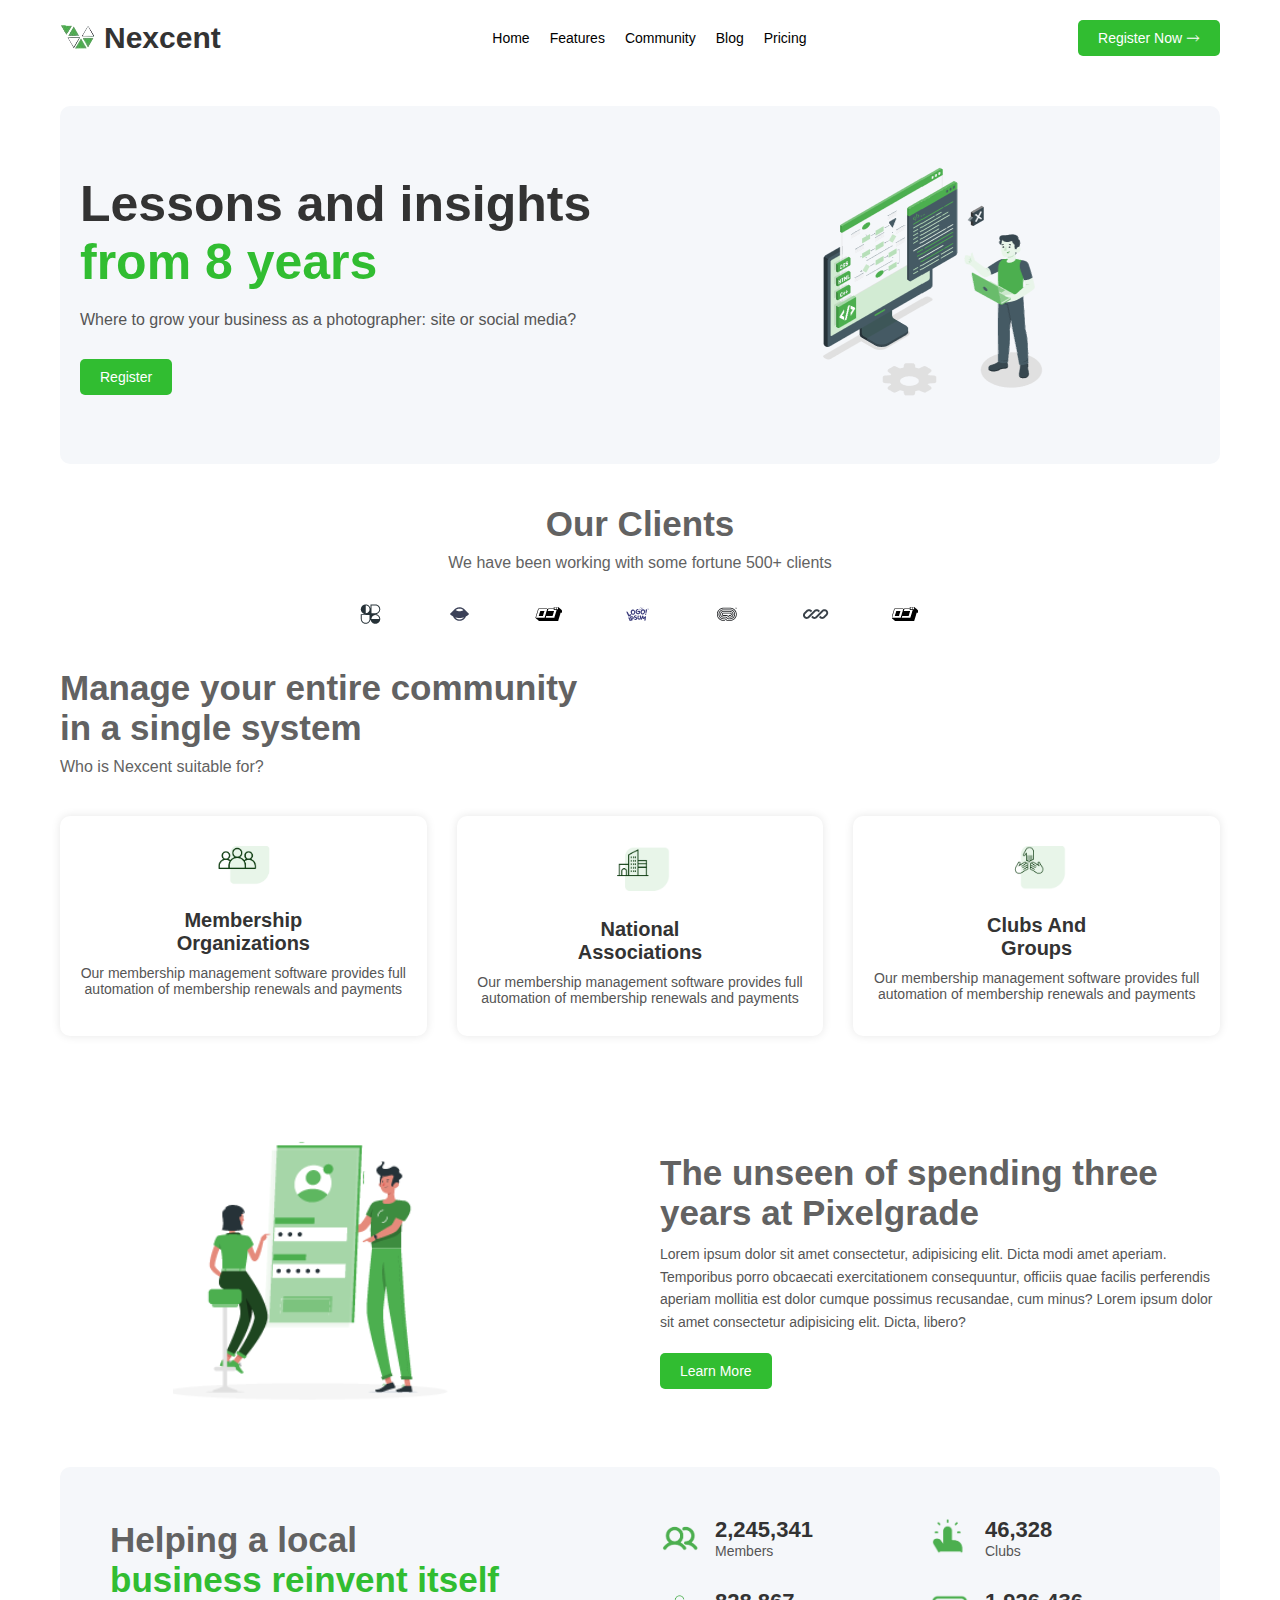
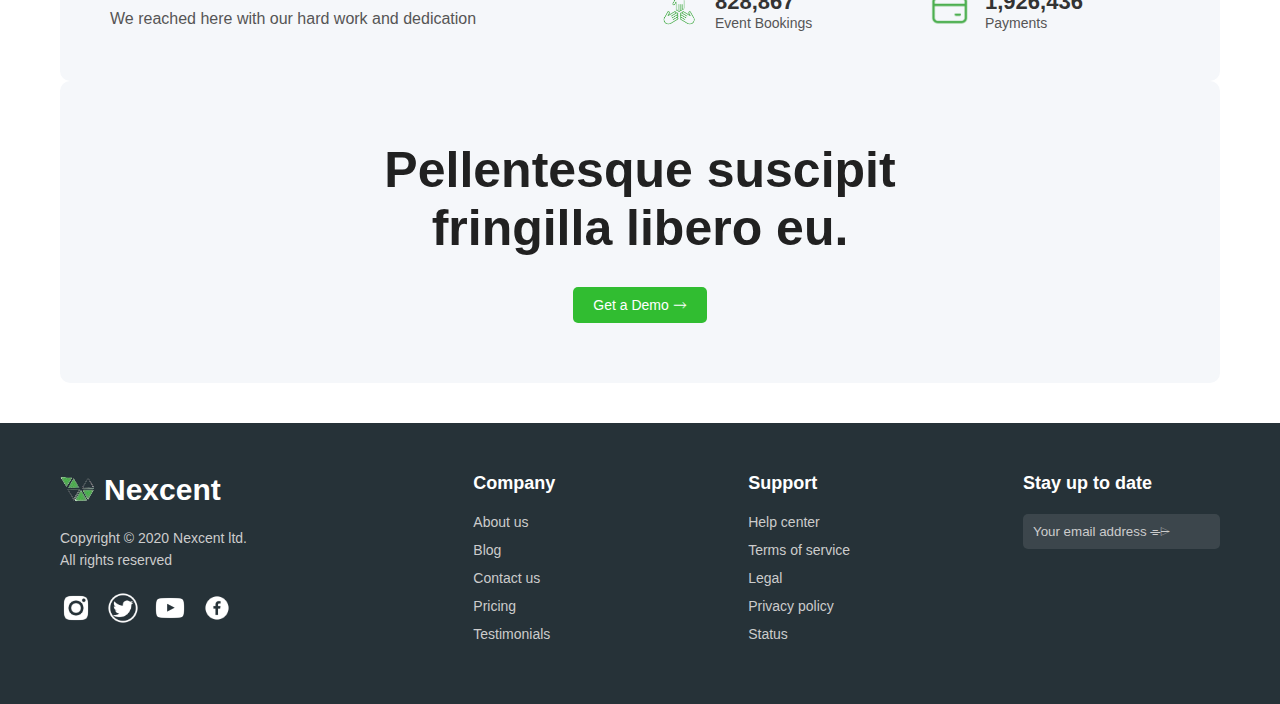
<file: index.html>
<!DOCTYPE html>
<html lang="en">
<head>
    <meta charset="UTF-8">
    <meta name="viewport" content="width=device-width, initial-scale=1.0">
    <title>Nexcent</title>
    <link rel="stylesheet" href="style.css">
    <link rel="shortcut icon" href="00.png" type="image/x-icon">
</head>
<body>

    <div class="container">
        <nav class="navbar">
            <h1 class="logo"><img src="01.png" alt="logo" class="logo-image"> Nexcent</h1>
    
            <div class="links">
                <a href="#" class="link">Home</a>
                <a href="#" class="link">Features</a>
                <a href="#" class="link">Community</a>
                <a href="#" class="link">Blog</a>
                <a href="#" class="link">Pricing</a>
            </div>
    
            <input type="button" class="button" value="Register Now 🡒">
        </nav>
    
        <main class="main">
            <div class="content">
                <h1>
                    <div class="lesson">Lessons and insights</div>
                    <div class="years">from 8 years</div>
                </h1>
                <p class="text">Where to grow your business as a photographer: site or social media?</p>
                <input type="button" class="button btn-register" value="Register">
            </div>
    
            <div class="hero-image-wrapper">
                <img src="02.png" alt="image" class="hero-image">
            </div>
        </main>

        <section class="section">
            <div class="clients">
                <h1 id="title">Our Clients</h1>
                <p class="text1">We have been working with some fortune 500+ clients</p>
                <img src="03.png" alt="logos" class="logos">
            </div>
        </section>

        <div class="features">
            <h2 class="title">Manage your entire community <br> in a single system</h2>
            <p class="text2">Who is Nexcent suitable for?</p>
        </div>

        <div class="cards">
            <div class="card">
                <img src="04.png" alt="membership" class="card-img">
                <h3 class="card-title">Membership<br>Organizations</h3>
                <p class="card-text">Our membership management software provides full automation of membership renewals and payments</p>
            </div>
            <div class="card">
                <img src="05.png" alt="membership" class="card-img">
                <h3 class="card-title">National<br>Associations</h3>
                <p class="card-text">Our membership management software provides full automation of membership renewals and payments</p>
            </div>
            <div class="card">
                <img src="06.png" alt="membership" class="card-img">
                <h3 class="card-title">Clubs And<br>Groups</h3>
                <p class="card-text">Our membership management software provides full automation of membership renewals and payments</p>
            </div>
        </div>

        <div class="random">
            <div class="random-image">
                <img src="07.png" alt="image">
            </div>

            <div class="con">
                <h2 class="title">The unseen of spending three <br>years at Pixelgrade</h2>
                <p>Lorem ipsum dolor sit amet consectetur, adipisicing elit. Dicta modi amet aperiam. Temporibus porro obcaecati exercitationem consequuntur, officiis quae facilis perferendis aperiam mollitia est dolor cumque possimus recusandae, cum minus?
                Lorem ipsum dolor sit amet consectetur adipisicing elit. Dicta, libero?</p>
                <input type="button" class="button" value="Learn More">
            </div>
        </div>

        <div class="grup">
            <div id="con1">
              <h2 id="head1">Helping a local <br><span id="head2">business reinvent itself</span></h2>
              <p id="ran-text">We reached here with our hard work and dedication</p>
            </div>
          
            <div class="sec">
              <div class="item">
                <img src="08.png" alt="members" class="icon">
                <div class="content-text">
                  <h2>2,245,341</h2>
                  <p>Members</p>
                </div>
              </div>
          
              <div class="item">
                <img src="09.png" alt="clubs" class="icon">
                <div class="content-text">
                  <h2>46,328</h2>
                  <p>Clubs</p>
                </div>
              </div>
          
              <div class="item">
                <img src="10.png" alt="event bookings" class="icon">
                <div class="content-text">
                  <h2>828,867</h2>
                  <p>Event Bookings</p>
                </div>
              </div>
          
              <div class="item">
                <img src="11.png" alt="payments" class="icon">
                <div class="content-text">
                  <h2>1,926,436</h2>
                  <p>Payments</p>
                </div>
              </div>
            </div>
        </div>
        
        <div class="last">
            <h1>Pellentesque suscipit <br>fringilla libero eu.</h1>
            <input type="button" value="Get a Demo 🡒" class="button" id="but">
        </div>
    </div> <footer class="footer">
        <div class="footer-container">
            <div class="side1">
                <h1 class="logo2"><img src="01.png" alt="logo" class="logo-image"> Nexcent</h1>
                <p class="tex-456">Copyright © 2020 Nexcent ltd.<br>All rights reserved</p>
                <div class="social-icons">
                    <a href="#"><img src="12.png" alt="insta" class="abc"></a>
                    <a href="#"><img src="13.png" alt="twitter" class="abc"></a>
                    <a href="#"><img src="14.png" alt="youtube" class="abc"></a>
                    <a href="#"><img src="15.png" alt="facebook" class="abc"></a>
                </div>
            </div>
            
            <div class="sides">
                <div class="side2">
                    <h3>Company</h3>
                    <div class="foot1">
                       <a href="#" class="line">About us</a>
                       <a href="#" class="line">Blog</a>
                       <a href="#" class="line">Contact us</a>
                       <a href="#" class="line">Pricing</a>
                       <a href="#" class="line">Testimonials</a>
                    </div>   
               </div>
           
               <div class="side3">
                   <h3>Support</h3>
                   <div class="foot2">
                       <a href="#" class="line">Help center</a>
                       <a href="#" class="line">Terms of service</a>
                       <a href="#" class="line">Legal</a>
                       <a href="#" class="line">Privacy policy</a>
                       <a href="#" class="line">Status</a>
                    </div>     
              </div>

              <div class="side4">
                  <h3 class="hed">Stay up to date</h3>
                  <input type="text" placeholder="Your email address ⌯⌲" class="email">
              </div>
            </div>
        </div>
    </footer>

</body>
</html>
</file>
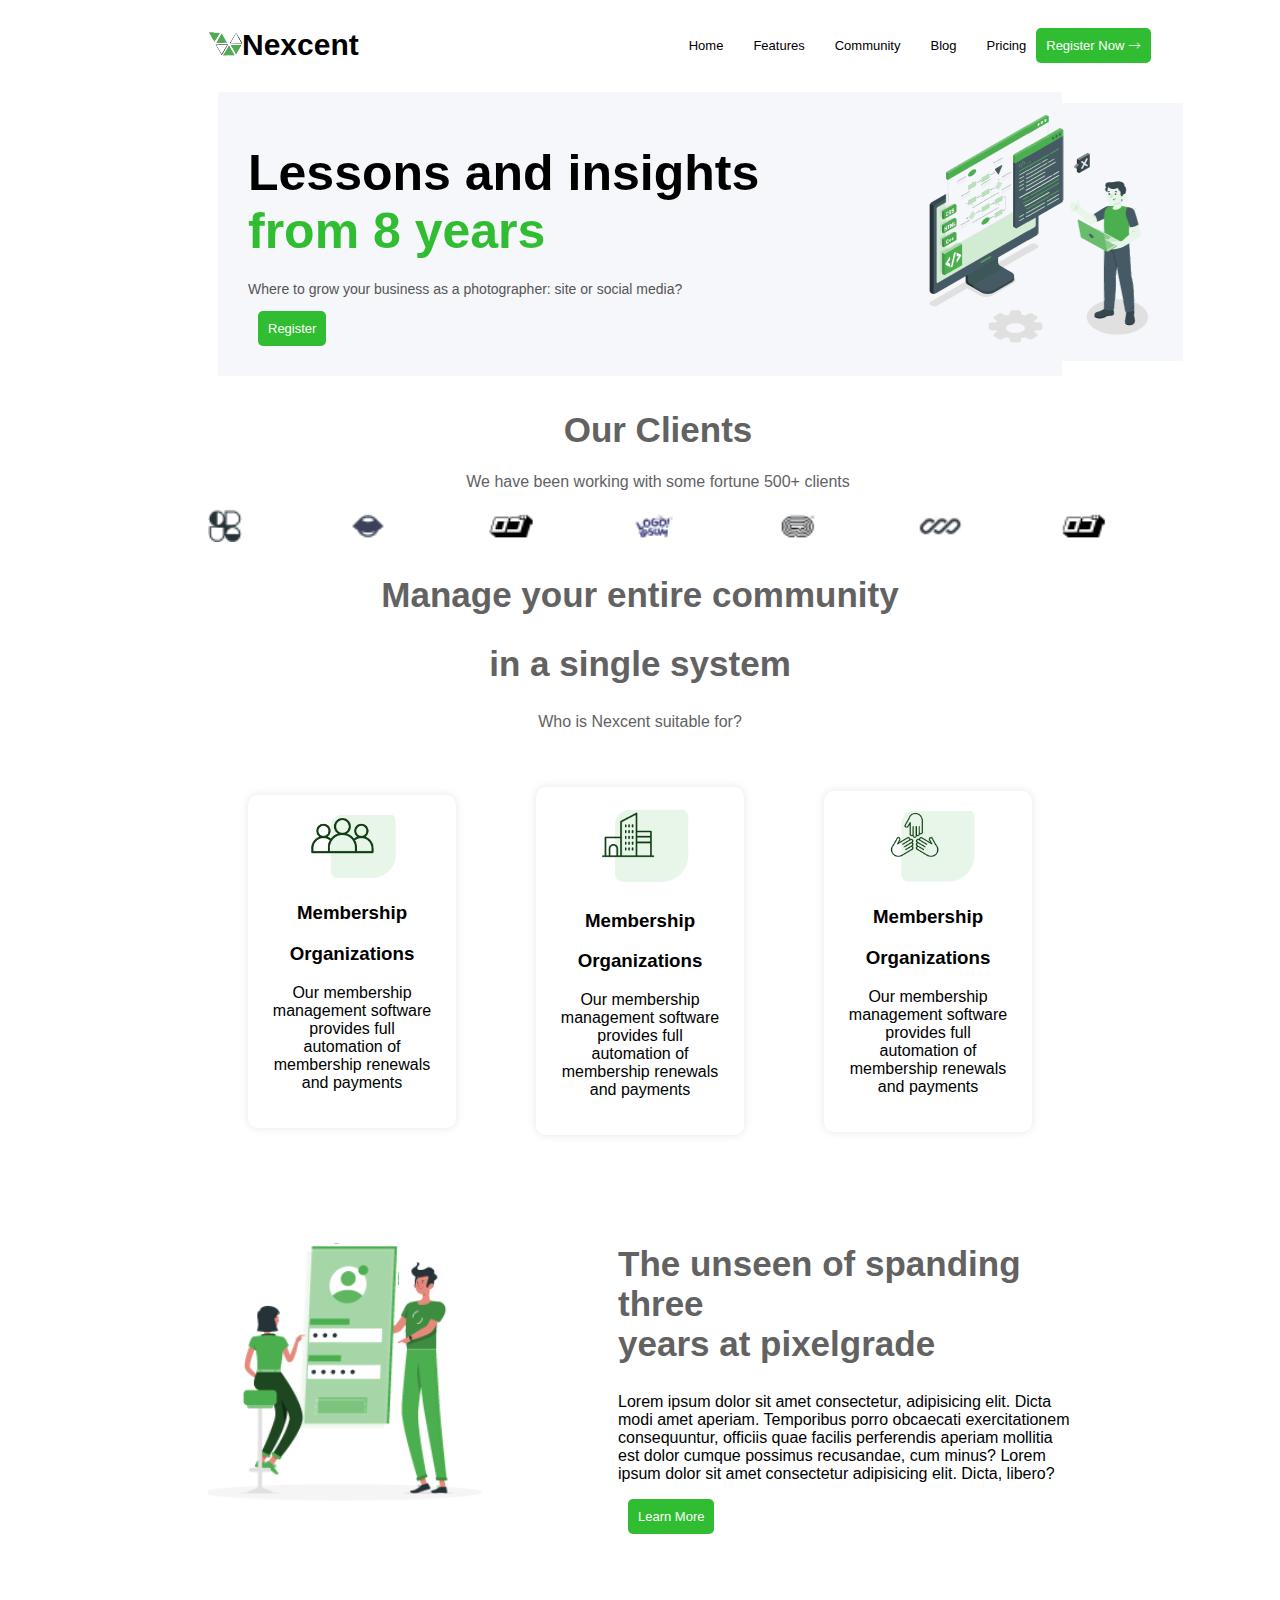
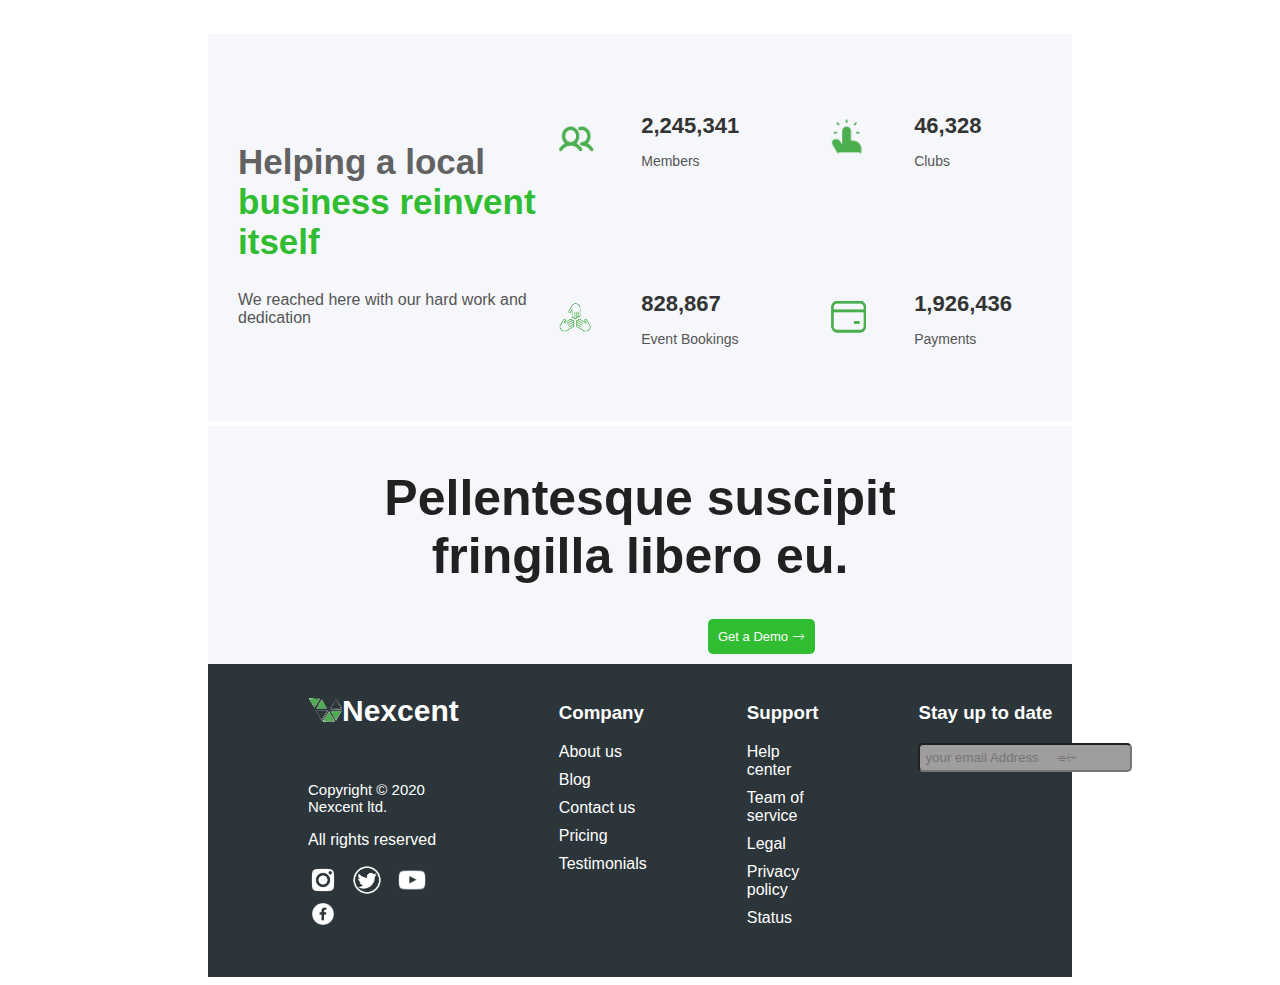
<file: FIGMA WEBSITE/index.html>
<!DOCTYPE html>
<html lang="en">
<head>
    <meta charset="UTF-8">
    <meta name="viewport" content="width=device-width, initial-scale=1.0">
    <title>Nexcent</title>
    <link rel="stylesheet" href="style.css">
    <link rel="shortcut icon" href="00.png" type="image/x-icon">
</head>
<body>

    <div class="container">
        <nav class="navbar">
            <h1 class="logo"><img src="01.png" alt="logo" class="logo-image"> Nexcent</h1>
    
            <div class="links">
                <a href="#" class="link">Home</a>
                <a href="#" class="link">Features</a>
                <a href="#" class="link">Community</a>
                <a href="#" class="link">Blog</a>
                <a href="#" class="link">Pricing</a>
            </div>
    
            <input type="button" class="button" value="Register Now 🡒">
    
        </nav>
    
        <div class="hero">
            <main class="main">
                <div class="content">
                    <h1>
                        <div class="lesson">Lessons and insights</div>
                        <div class="years">from 8 years</div>
                    </h1>
                    <p class="text">Where to grow your business as a photographer: site or social media?</p>
                    <input type="button" class="button" value="Register">
                </div>
        
                <div class="image">
                    <img src="02.png" alt="image" class="hero-image">
                </div>
            </main>
            </div>


        <section class="section">
            <div class="clients">
                <h1 id="title">Our Clients</h1>
                <p class="text1">We have been working with some fortune 500+ clients</p>
                <img src="03.png" alt="logos" class="logos">
            </div>
        </section>

        <div class="features">
            <h2 class="title">Manage your entire community</h2>
            <h2 class="title">in a single system</h2>
            <p class="text2">Who is Nexcent suitable for?</p>
        </div>

        <div class="cards">
                <!-- Card 01 -->
            <div class="card">
                <img src="04.png" alt="membership" id="img">
                <h3 class="card-title">Membership</h3>
                <h3 class="card-title">Organizations</h3>
                <p class="card-text">Our membership management software provides full automation of membership renewals and payments</p>
            </div>
                <!-- Card 02 -->
            <div class="card">
                <img src="05.png" alt="membership" id="img">
                <h3 class="card-title">Membership</h3>
                <h3 class="card-title">Organizations</h3>
                <p class="card-text">Our membership management software provides full automation of membership renewals and payments</p>
            </div>
                <!-- Card 03 -->
            <div class="card">
                <img src="06.png" alt="membership" id="img">
                <h3 class="card-title">Membership</h3>
                <h3 class="card-title">Organizations</h3>
                <p class="card-text">Our membership management software provides full automation of membership renewals and payments</p>
            </div>
        </div>

        <div class="random">
            <div class="image">
                <img src="07.png" alt="image">
            </div>

            <div class="con">
                <h2 class="title">The unseen of spanding three <br>years at pixelgrade</h2>
                
                <p> Lorem ipsum dolor sit amet consectetur, adipisicing elit. Dicta modi amet aperiam. Temporibus porro obcaecati exercitationem consequuntur, officiis quae facilis perferendis aperiam mollitia est dolor cumque possimus recusandae, cum minus?
                Lorem ipsum dolor sit amet consectetur adipisicing elit. Dicta, libero?</p>

                <input type="button" class="button" value="Learn More">
            </div>
        </div>

        <div class="grup">
            <div id="con1">
              <h2 id="head1">Helping a local <br><span id="head2">business reinvent itself</span></h2>
              <p id="ran-text">We reached here with our hard work and dedication</p>
            </div>
          
            <div class="sec">
              <div class="item">
                <img src="08.png" alt="members" class="icon">
                <div class="content">
                  <h2>2,245,341</h2>
                  <p>Members</p>
                </div>
              </div>
          
              <div class="item">
                <img src="09.png" alt="clubs" class="icon">
                <div class="content">
                  <h2>46,328</h2>
                  <p>Clubs</p>
                </div>
              </div>
          
              <div class="item">
                <img src="10.png" alt="event bookings" class="icon">
                <div class="content">
                  <h2>828,867</h2>
                  <p>Event Bookings</p>
                </div>
              </div>
          
              <div class="item">
                <img src="11.png" alt="payments" class="icon">
                <div class="content">
                  <h2>1,926,436</h2>
                  <p>Payments</p>
                </div>
              </div>
            </div>
          </div>
        
        <div class="last">
            <h1>Pellentesque suscipit <br>fringilla libero eu.</h1>
            <input type="button" value="Get a Demo 🡒" class="button" id="but">
        </div>

        <footer class="footer">
            <div class="side1">
                <h1 class="logo2"><img src="01.png" alt="logo" class="logo-image"> Nexcent</h1>
                <br>
                <p class="tex-456">Copyright © 2020 Nexcent ltd.</p>
                <p>All rights reserved</p>
                <div class="123img">
                    <a href="#"><img src="12.png" alt="insta" class="abc"></a>
                    <a href="#"><img src="13.png" alt="twetter" class="abc"></a>
                    <a href="#"><img src="14.png" alt="insta" class="abc"></a>
                    <a href="#"><img src="15.png" alt="insta" class="abc"></a>
                </div>
            </div>
            
            <div class="sides">
                <div class="side2">
                    <h3>Company</h3>
                    <div class="foot1">
                       <a href="#" class="line">About us</a>
                       <a href="#" class="line">Blog</a>
                       <a href="#" class="line">Contact us</a>
                       <a href="#" class="line">Pricing</a>
                       <a href="#" class="line">Testimonials</a>
                    </div>   
               </div>
           
               <div class="side3">
                   <h3>Support</h3>
                   <div class="foot2">
                       <a href="#" class="line">Help center</a>
                       <a href="#" class="line">Team of service</a>
                       <a href="#" class="line">Legal</a>
                       <a href="#" class="line">Privacy policy</a>
                       <a href="#" class="line">Status</a>
                    </div>     
              </div>
            </div>

            <div class="side4">
                <h3 class="hed">Stay up to date</h3>
                <input type="text" placeholder="your email Address &nbsp;&nbsp;&nbsp; ⌯⌲" class="email">
            </div>
        </footer>

</body>
</html
</file>
<file: FIGMA WEBSITE/style.css>
.container{
    align-items: center;
    padding-left: 200px;
    padding-right: 200px;
    font-family: 'Poppins', sans-serif;
}

.navbar {
    display: flex;
    justify-content: space-between;
    align-items: center;
}

.logo{
    display: flex;
    justify-content: space-between;
    align-items: center;
    font-size: 30px;
}



.links{
    display: flex;
    align-items: center;
    justify-content: space-between;
    margin-left: 300px;
    font-size: 13px;
}

.button{
    display: flex;
    justify-content: space-between;
    align-items: center;
    margin-left: 10px;
    background-color: rgb(49, 189, 49);
    border-radius: 5px;
    padding: 10px;
    font-size: 13px;
    color: white;
    border: none;
    font-weight: 500;
}

.link{
    display: flex;
    justify-content: space-evenly;
    align-items: center;
    margin-left: 30px;
    text-decoration: none;
    color: black;
}

.main{
    display: flex;
    gap: 100px;
    align-items: center;
    margin-top: 150px;
    background-color: #F5F7FA;
    margin: 10px;
}

.years{
    color: rgb(49, 189, 49);
    font-size: 50px;
}

.lesson{
    font-size: 50px;
}

.text{
    font-size: 10px;
}

.hero-image{
    width: 100p;
}

.image{
    width: 10px;
}

.content{
    gap: 100px;
    align-items: center;
    margin-top: 150px;
    background-color: #F5F7FA;
    margin: 30px;
}

.section {
    text-align: center;
  }
  
  .clients {
    display: inline-block;
  }
  
  .logos {
    align-items: center;
    gap: 20px;
    width: 900px;
  }

  #title{
    color: rgb(98, 98, 98);
    font-size: 35px;
  }

  .text1{
    color: rgb(98, 98, 98);
  }

  .features{
    color: rgb(98, 98, 98);
    text-align: center;
  }

  .title{
    color: rgb(98, 98, 98);
    font-size: 35px;
  }

  .cards{
    display: flex;
    justify-content: space-between;
    align-items: center;
  }

  .card{
    text-align: center;
    border-radius: 10px;
    margin: 40px;
    box-shadow: 0 0 10px rgba(0, 0, 0, 0.1);
    padding-top: 20px;
    padding-bottom: 20px;
    padding-left: 20px;
    padding-right: 20px;
  }

  #img{
    width: 100px;
  }

  .random{
    display: flex;
    justify-content: space-between;
    align-items: center;
    padding-top: 40px;
    padding-bottom: 100px;
  }

  .con{
    padding-left: 400px;
  }

  #head1{
    color: rgb(98, 98, 98);
    font-size: 35px;
  }

  #head2{
    color: rgb(49, 189, 49);
    font-size: 35px;
  }
  
  .grup {
    display: flex;
    justify-content: space-between;
    align-items: center;
    background-color: #f5f7fa;
    padding: 30px 30px;
    font-family: Arial, sans-serif;
    margin-bottom: 5px;
  }

  #con1 {
    max-width: 40%;
  }

  #ran-text {
    color: #555;
    font-size: 16px;
  }

  .sec {
    display: grid;
    grid-template-columns: repeat(2, 1fr);
    gap: 30px 60px;
  }

  .item {
    display: flex;
    align-items: center;
  }

  .icon {
    width: 40px;
    height: 40px;
    margin-right: 15px;
  }

  .content h2 {
    font-size: 22px;
    color: #333;
    margin-bottom: 5px;
  }

  .content p {
    color: #555;
    font-size: 14px;
  }

  .last h1{
    color: #212121;
    font-size: 50px;
    text-align: center;
  }

  #but{
      display: block;
      margin-left: 500px;
  }

  .last{
    background-color: #F5F7FA;
    padding-top: 10px;
    padding-bottom: 10px;
  }

  .footer{
    display: flex;
    background-color: #182226e9;
  }

  .logo2{
    display: flex;
    align-items: center;
    font-size: 30px;
    color: white;
}

.abc{
  width: 30px;
  padding-right: 10px;
  border-radius: 50px;
  color: #333;
}

.side1{
  color: white;
  padding-left: 100px;
  padding-top: 10px;
  padding-bottom: 10px;
  padding-right: 100px;
  font-weight: 300;
}

.tex-456{
  font-size: 15px;
  font-weight: 10%;
}

.side2, .side3, .side4{
  display: block;
  color: white;
  padding-bottom: 40px;
  padding-right: 100px;
  padding-top: 20px;
}

.line{
  color: white;
  display: block;
  text-decoration: none;
  padding-bottom: 10px;

}

.sides{
  display: flex;
}

.email{
  border-radius: 5px;
  padding: 5px;
  background-color: #9f9d9d;
  color: #F5F7FA;
  width: 200px;
}
</file>
<file: style.css>
/* Base Reset */
* {
    margin: 0;
    padding: 0;
    box-sizing: border-box;
}

body {
    font-family: 'Poppins', sans-serif;
    color: #333;
}

img {
    max-width: 100%;
    height: auto;
}

/* Container limits max width and centers content */
.container {
    max-width: 1200px;
    margin: 0 auto;
    padding: 0 20px;
}

/* Navbar */
.navbar {
    display: flex;
    justify-content: space-between;
    align-items: center;
    padding: 20px 0;
    flex-wrap: wrap;
    gap: 20px;
}

.logo {
    display: flex;
    align-items: center;
    font-size: 30px;
}

.logo-image {
    margin-right: 10px;
}

.links {
    display: flex;
    align-items: center;
    gap: 20px;
    flex-wrap: wrap;
}

.link {
    text-decoration: none;
    color: black;
    font-size: 14px;
}

.button {
    background-color: rgb(49, 189, 49);
    border-radius: 5px;
    padding: 10px 20px;
    font-size: 14px;
    color: white;
    border: none;
    font-weight: 500;
    cursor: pointer;
    transition: background-color 0.3s;
}

.button:hover {
    background-color: rgb(38, 150, 38);
}

/* Hero Section */
.main {
    display: flex;
    align-items: center;
    justify-content: space-between;
    padding: 50px 20px;
    background-color: #F5F7FA;
    margin-top: 30px;
    border-radius: 10px;
    flex-wrap: wrap;
    gap: 40px;
}

.content {
    flex: 1;
    min-width: 300px;
}

.lesson, .years {
    font-size: clamp(30px, 5vw, 50px);
    font-weight: bold;
}

.years {
    color: rgb(49, 189, 49);
}

.text {
    font-size: 16px;
    color: #555;
    margin: 20px 0;
}

.btn-register {
    margin-top: 10px;
}

.hero-image-wrapper {
    flex: 1;
    min-width: 300px;
    display: flex;
    justify-content: center;
}

/* Clients Section */
.section {
    text-align: center;
    padding: 40px 0;
}

#title, .title {
    color: rgb(98, 98, 98);
    font-size: 35px;
    margin-bottom: 10px;
}

.text1, .text2 {
    color: rgb(98, 98, 98);
    margin-bottom: 30px;
}

/* Cards Section */
.cards {
    display: grid;
    grid-template-columns: repeat(auto-fit, minmax(280px, 1fr));
    gap: 30px;
    margin: 40px 0;
}

.card {
    text-align: center;
    border-radius: 10px;
    box-shadow: 0 0 10px rgba(0, 0, 0, 0.1);
    padding: 30px 20px;
}

.card-img {
    width: 60px;
    margin-bottom: 20px;
}

.card-title {
    font-size: 20px;
    color: #333;
    margin-bottom: 10px;
}

.card-text {
    font-size: 14px;
    color: #555;
}

/* Random Section */
.random {
    display: flex;
    justify-content: space-between;
    align-items: center;
    padding: 50px 0;
    flex-wrap: wrap;
    gap: 40px;
}

.random-image {
    flex: 1;
    min-width: 300px;
    display: flex;
    justify-content: center;
}

.con {
    flex: 1;
    min-width: 300px;
}

.con p {
    color: #555;
    font-size: 14px;
    line-height: 1.6;
    margin-bottom: 20px;
}

/* Stats / Group Section */
.grup {
    display: flex;
    justify-content: space-between;
    align-items: center;
    background-color: #f5f7fa;
    padding: 50px;
    border-radius: 10px;
    flex-wrap: wrap;
    gap: 40px;
}

#con1 {
    flex: 1;
    min-width: 300px;
}

#head1 {
    color: rgb(98, 98, 98);
    font-size: 35px;
}

#head2 {
    color: rgb(49, 189, 49);
}

#ran-text {
    color: #555;
    margin-top: 10px;
}

.sec {
    flex: 1;
    display: grid;
    grid-template-columns: repeat(auto-fit, minmax(180px, 1fr));
    gap: 30px;
    min-width: 300px;
}

.item {
    display: flex;
    align-items: center;
}

.icon {
    width: 40px;
    margin-right: 15px;
}

.content-text h2 {
    font-size: 22px;
    color: #333;
}

.content-text p {
    color: #555;
    font-size: 14px;
}

/* Call to Action */
.last {
    background-color: #F5F7FA;
    padding: 60px 20px;
    text-align: center;
    border-radius: 10px;
    margin-bottom: 40px;
}

.last h1 {
    color: #212121;
    font-size: clamp(30px, 4vw, 50px);
    margin-bottom: 30px;
}

#but {
    margin: 0 auto;
}

/* Footer */
.footer {
    background-color: #263238;
    color: white;
    padding: 50px 0;
}

.footer-container {
    max-width: 1200px;
    margin: 0 auto;
    padding: 0 20px;
    display: flex;
    flex-wrap: wrap;
    justify-content: space-between;
    gap: 40px;
}

.side1 {
    flex: 1;
    min-width: 250px;
}

.logo2 {
    display: flex;
    align-items: center;
    font-size: 30px;
    margin-bottom: 20px;
}

.tex-456 {
    font-size: 14px;
    color: #ccc;
    line-height: 1.6;
}

.social-icons {
    display: flex;
    gap: 15px;
    margin-top: 20px;
}

.abc {
    width: 32px;
    border-radius: 50%;
}

.sides {
    flex: 2;
    display: flex;
    flex-wrap: wrap;
    gap: 40px;
    justify-content: space-between;
}

.side2, .side3, .side4 {
    min-width: 150px;
}

.side2 h3, .side3 h3, .side4 h3 {
    margin-bottom: 20px;
    font-size: 18px;
}

.line {
    color: #ccc;
    display: block;
    text-decoration: none;
    margin-bottom: 12px;
    font-size: 14px;
}

.line:hover {
    color: white;
}

.email {
    border-radius: 5px;
    padding: 10px;
    background-color: rgba(255, 255, 255, 0.1);
    border: none;
    color: white;
    width: 100%;
    max-width: 250px;
    outline: none;
}

.email::placeholder {
    color: #ccc;
}

/* Responsive adjustments for Mobile */
@media (max-width: 768px) {
    .navbar {
        flex-direction: column;
        text-align: center;
    }
    
    .links {
        justify-content: center;
        width: 100%;
    }
    
    .main, .random, .grup {
        text-align: center;
        padding: 30px 15px;
    }
    
    .hero-image-wrapper img, .random-image img {
        margin: 0 auto;
    }

    #head1, #head2, .title, #title {
        font-size: 28px;
    }
}
</file>
